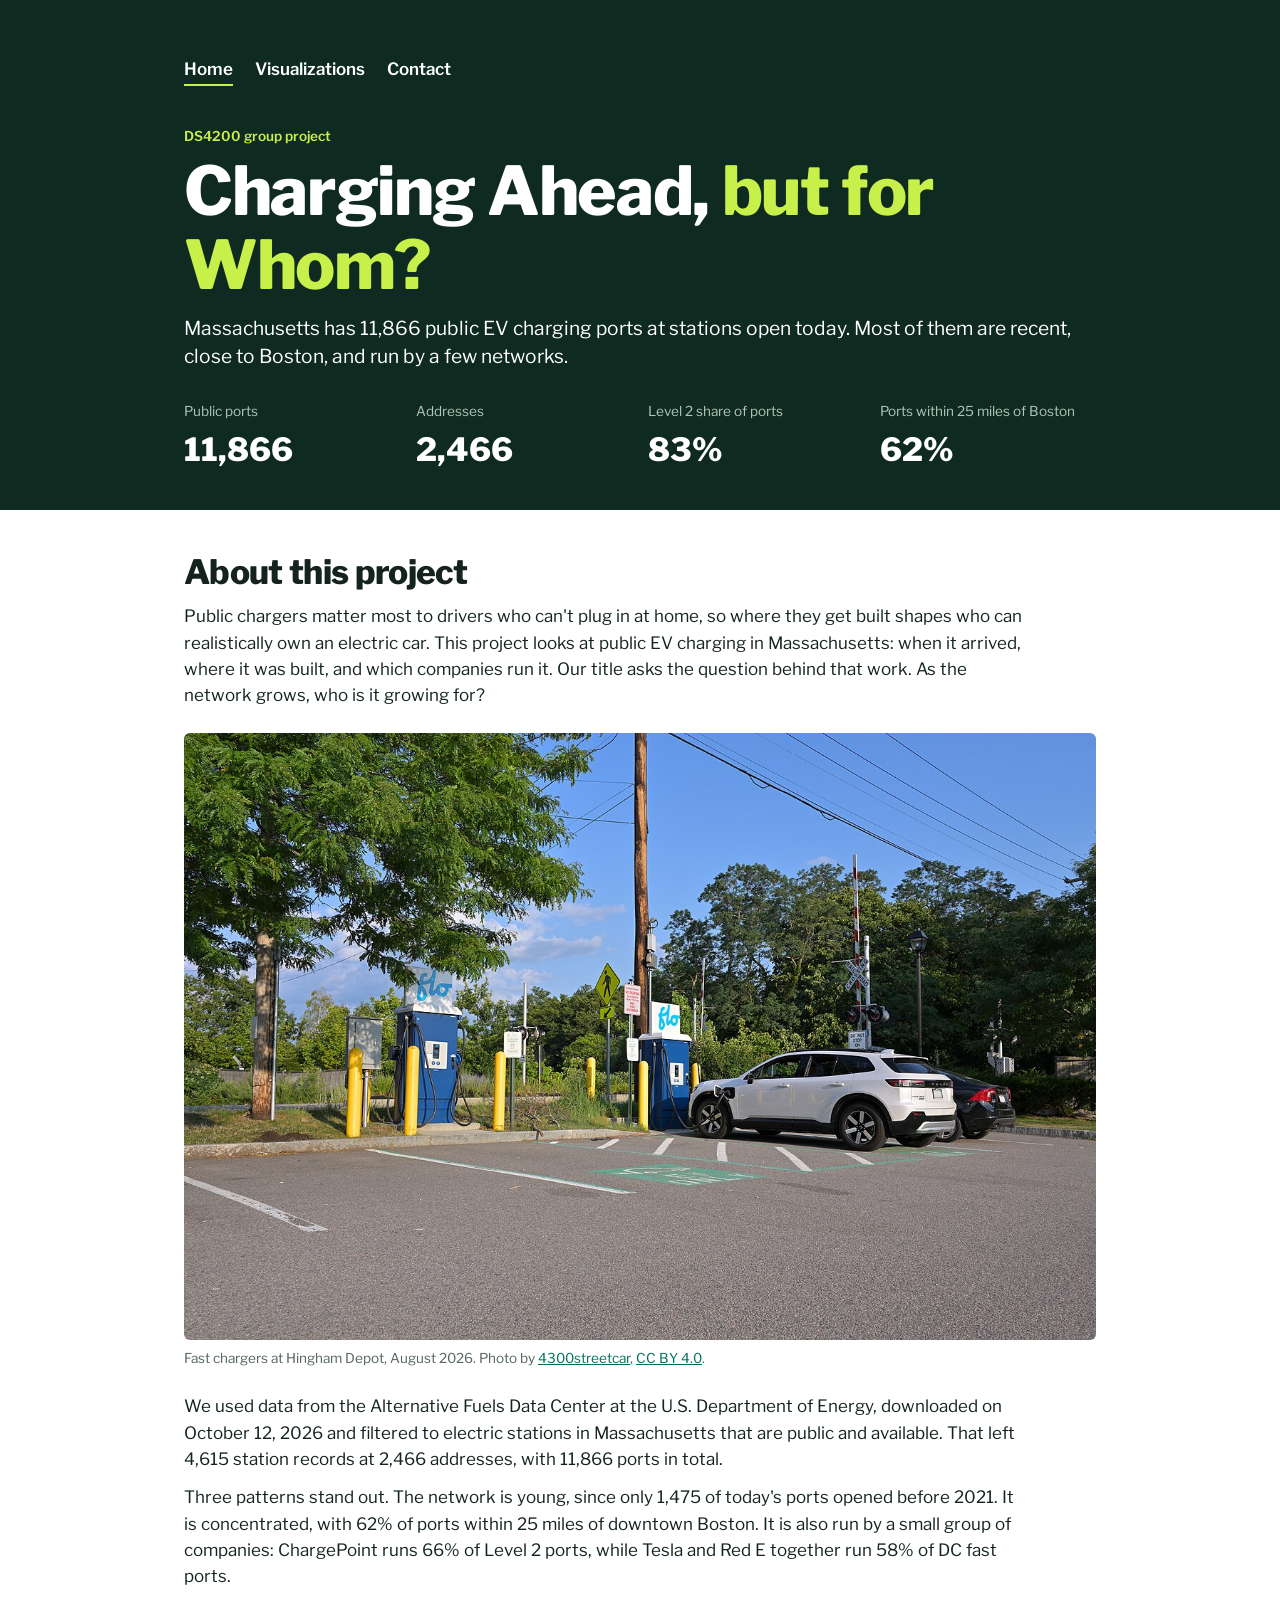
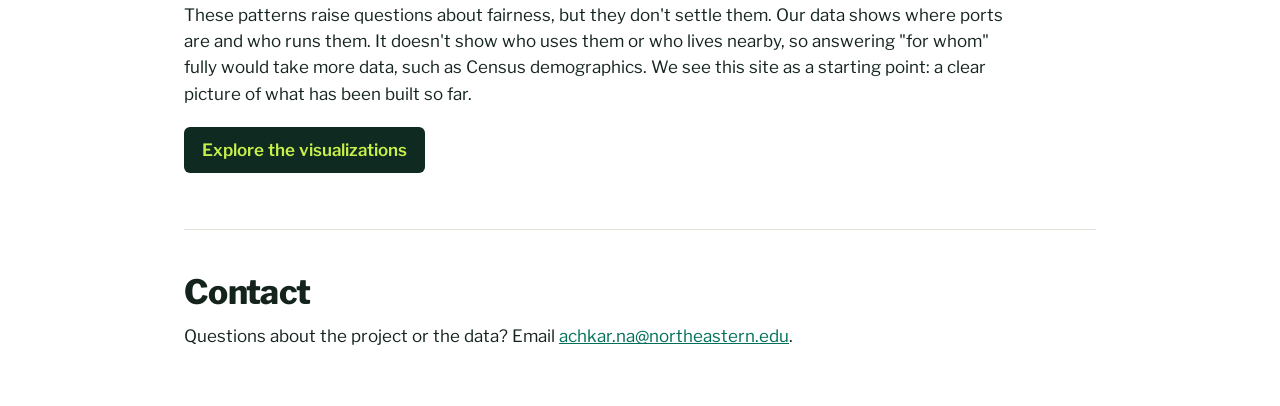
<file: index.html>
<!doctype html>
<html lang="en">
<head>
  <meta charset="utf-8">
  <meta name="viewport" content="width=device-width, initial-scale=1">
  <title>Charging Ahead, but for Whom?</title>
  <meta name="description" content="A DS4200 group project on where public EV charging has been built in Massachusetts, when it arrived, and who runs it.">
  <link rel="stylesheet" href="https://fonts.googleapis.com/css2?family=Libre+Franklin:wght@400;600;800&display=swap">
  <link rel="stylesheet" href="css/style.css">
</head>
<body>
  <header class="hero">
    <div class="wrap">
      <nav class="site-nav" aria-label="Main">
        <a href="index.html" aria-current="page">Home</a>
        <a href="visualizations.html">Visualizations</a>
        <a href="#contact">Contact</a>
      </nav>
      <p class="eyebrow">DS4200 group project</p>
      <h1>Charging Ahead, <em>but for Whom?</em></h1>
      <p class="lede">Massachusetts has 11,866 public EV charging ports at stations open today. Most of them are recent, close to Boston, and run by a few networks.</p>
      <dl class="stats">
        <div><dt>Public ports</dt><dd>11,866</dd></div>
        <div><dt>Addresses</dt><dd>2,466</dd></div>
        <div><dt>Level 2 share of ports</dt><dd>83%</dd></div>
        <div><dt>Ports within 25 miles of Boston</dt><dd>62%</dd></div>
      </dl>
    </div>
  </header>

  <main class="wrap">
    <section id="intro" aria-labelledby="project">
      <h2 id="project">About this project</h2>
      <p>Public chargers matter most to drivers who can't plug in at home, so where they get built shapes who can realistically own an electric car. This project looks at public EV charging in Massachusetts: when it arrived, where it was built, and which companies run it. Our title asks the question behind that work. As the network grows, who is it growing for?</p>
      <figure class="photo">
        <img src="images/charging-hingham.jpg" width="1280" height="853" alt="A white SUV plugged into one of two blue Flo fast chargers in a parking lot beside a railroad crossing.">
        <figcaption>Fast chargers at Hingham Depot, August 2026. Photo by <a href="https://commons.wikimedia.org/wiki/File:Flo_EV_fast_charging_station_at_Hingham_Depot_August_2026.jpg">4300streetcar</a>, <a href="https://creativecommons.org/licenses/by/4.0">CC BY 4.0</a>.</figcaption>
      </figure>
      <p>We used data from the Alternative Fuels Data Center at the U.S. Department of Energy, downloaded on October 12, 2026 and filtered to electric stations in Massachusetts that are public and available. That left 4,615 station records at 2,466 addresses, with 11,866 ports in total.</p>
      <p>Three patterns stand out. The network is young, since only 1,475 of today's ports opened before 2021. It is concentrated, with 62% of ports within 25 miles of downtown Boston. It is also run by a small group of companies: ChargePoint runs 66% of Level 2 ports, while Tesla and Red E together run 58% of DC fast ports.</p>
      <p>These patterns raise questions about fairness, but they don't settle them. Our data shows where ports are and who runs them. It doesn't show who uses them or who lives nearby, so answering "for whom" fully would take more data, such as Census demographics. We see this site as a starting point: a clear picture of what has been built so far.</p>
      <p><a class="button" href="visualizations.html">Explore the visualizations</a></p>
    </section>

    <section id="contact" aria-labelledby="contact-heading">
      <h2 id="contact-heading">Contact</h2>
      <p>Questions about the project or the data? Email <a href="mailto:achkar.na@northeastern.edu">achkar.na@northeastern.edu</a>.</p>
    </section>
  </main>
</body>
</html>
</file>
<file: css/style.css>
:root {
  --forest: #0f2b21;
  --lime: #c8f04b;
  --ink: #14241d;
  --muted: #55645c;
  --line: #dfe5d6;
  --link: #00705a;
  --level2: #00856b;
  --dcfast: #d9780a;
  color-scheme: light;
}

* { box-sizing: border-box; }

body {
  margin: 0;
  background: #ffffff;
  color: var(--ink);
  font: 17px/1.55 "Libre Franklin", Arial, sans-serif;
}

.wrap { max-width: 960px; margin: 0 auto; padding: 0 24px; }

h1, h2 { margin: 0 0 12px; font-weight: 800; line-height: 1.1; letter-spacing: -0.02em; }
h1 { font-size: clamp(2.4rem, 7vw, 4.2rem); }
h2 { font-size: clamp(1.5rem, 3.4vw, 2.1rem); }
p { margin: 0 0 12px; max-width: 70ch; }
a, summary { color: var(--link); }

.eyebrow { margin-bottom: 8px; color: var(--muted); font-size: 0.85rem; font-weight: 600; }

.hero { padding: 56px 0 36px; background: var(--forest); color: #ffffff; }
.hero h1 em { color: var(--lime); font-style: normal; }
.hero .eyebrow { color: var(--lime); }
.lede { font-size: 1.2rem; line-height: 1.45; }

.stats { display: grid; grid-template-columns: repeat(4, 1fr); gap: 16px; margin: 32px 0 0; }
.stats dt { color: #b3c5ba; font-size: 0.85rem; line-height: 1.3; }
.stats dd { margin: 4px 0 0; font-size: 2rem; font-weight: 800; font-variant-numeric: tabular-nums; }

section { padding: 44px 0; border-bottom: 1px solid var(--line); }
section:last-child { border-bottom: 0; }

.chart { width: 100%; margin: 16px 0 8px; }
.vega-embed { display: block !important; width: 100%; }
.note { color: var(--muted); font-size: 0.9rem; }
.readout { margin: 16px 0 0; font-weight: 600; font-variant-numeric: tabular-nums; }

/* Puts the slider above the map. */
#chart-map.vega-embed { display: flex !important; flex-direction: column-reverse; }
.vega-bindings { margin-bottom: 12px; font-size: 0.95rem; }
.vega-bind label { display: flex; align-items: center; gap: 10px; }
.vega-bind-name { font-weight: 600; }
.vega-bind input[type="range"] { flex: 0 1 340px; min-width: 0; accent-color: var(--level2); }

.site-nav { display: flex; flex-wrap: wrap; gap: 6px 22px; margin-bottom: 40px; font-weight: 600; }
.site-nav a { padding-bottom: 2px; color: #ffffff; text-decoration: none; border-bottom: 2px solid transparent; }
.site-nav a:hover, .site-nav a[aria-current="page"] { border-color: var(--lime); }

.hero-small { padding: 28px 0 32px; }
.hero-small .site-nav { margin-bottom: 28px; }
.page-title { margin: 0; font-size: clamp(1.8rem, 4vw, 2.5rem); }

.photo { margin: 24px 0; }
.photo img { display: block; width: 100%; height: auto; border-radius: 6px; }
.photo figcaption { margin-top: 8px; color: var(--muted); font-size: 0.85rem; font-weight: 400; }

.button {
  display: inline-block;
  margin-top: 8px;
  padding: 10px 18px;
  background: var(--forest);
  border-radius: 6px;
  color: var(--lime);
  font-weight: 600;
  text-decoration: none;
}
.button:hover { background: var(--link); color: #ffffff; }

.bar-name, .bar-value { font-size: 12px; fill: var(--ink); }
.bar-name { fill: var(--muted); }
.bar-tip {
  display: none;
  position: fixed;
  z-index: 10;
  padding: 7px 10px;
  background: #ffffff;
  border: 1px solid var(--line);
  border-radius: 4px;
  box-shadow: 0 2px 8px rgb(0 0 0 / 0.15);
  font-size: 0.8rem;
  line-height: 1.4;
  pointer-events: none;
}

.panels { display: grid; grid-template-columns: 1fr 1fr; gap: 32px; margin-top: 16px; }
figure { margin: 0; min-width: 0; }
figcaption { font-weight: 600; font-size: 0.95rem; }
.swatch { display: inline-block; width: 11px; height: 11px; margin-right: 7px; border-radius: 50%; }
.swatch-l2 { background: var(--level2); }
.swatch-dc { background: var(--dcfast); }

details { font-size: 0.9rem; }
summary { cursor: pointer; }
.table-wrap { margin-top: 10px; overflow-x: auto; }
table { width: 100%; border-collapse: collapse; font-variant-numeric: tabular-nums; }
.table-wrap th, .table-wrap td { padding: 5px 10px; border-bottom: 1px solid var(--line); text-align: right; white-space: nowrap; }
.table-wrap th:first-child, .table-wrap td:first-child { text-align: left; }

ul { max-width: 70ch; padding-left: 20px; }
li { margin-bottom: 8px; }

@media (max-width: 720px) {
  body { font-size: 16px; }
  .wrap { padding: 0 16px; }
  .hero { padding: 36px 0 28px; }
  .stats { grid-template-columns: 1fr 1fr; }
  .stats dd { font-size: 1.6rem; }
  section { padding: 32px 0; }
  .panels { grid-template-columns: 1fr; gap: 24px; }
  .vega-bind label { flex-wrap: wrap; gap: 4px 10px; }
  .vega-bind-name { flex-basis: 100%; }
  .vega-bind input[type="range"] { flex: 1; }
}
</file>
